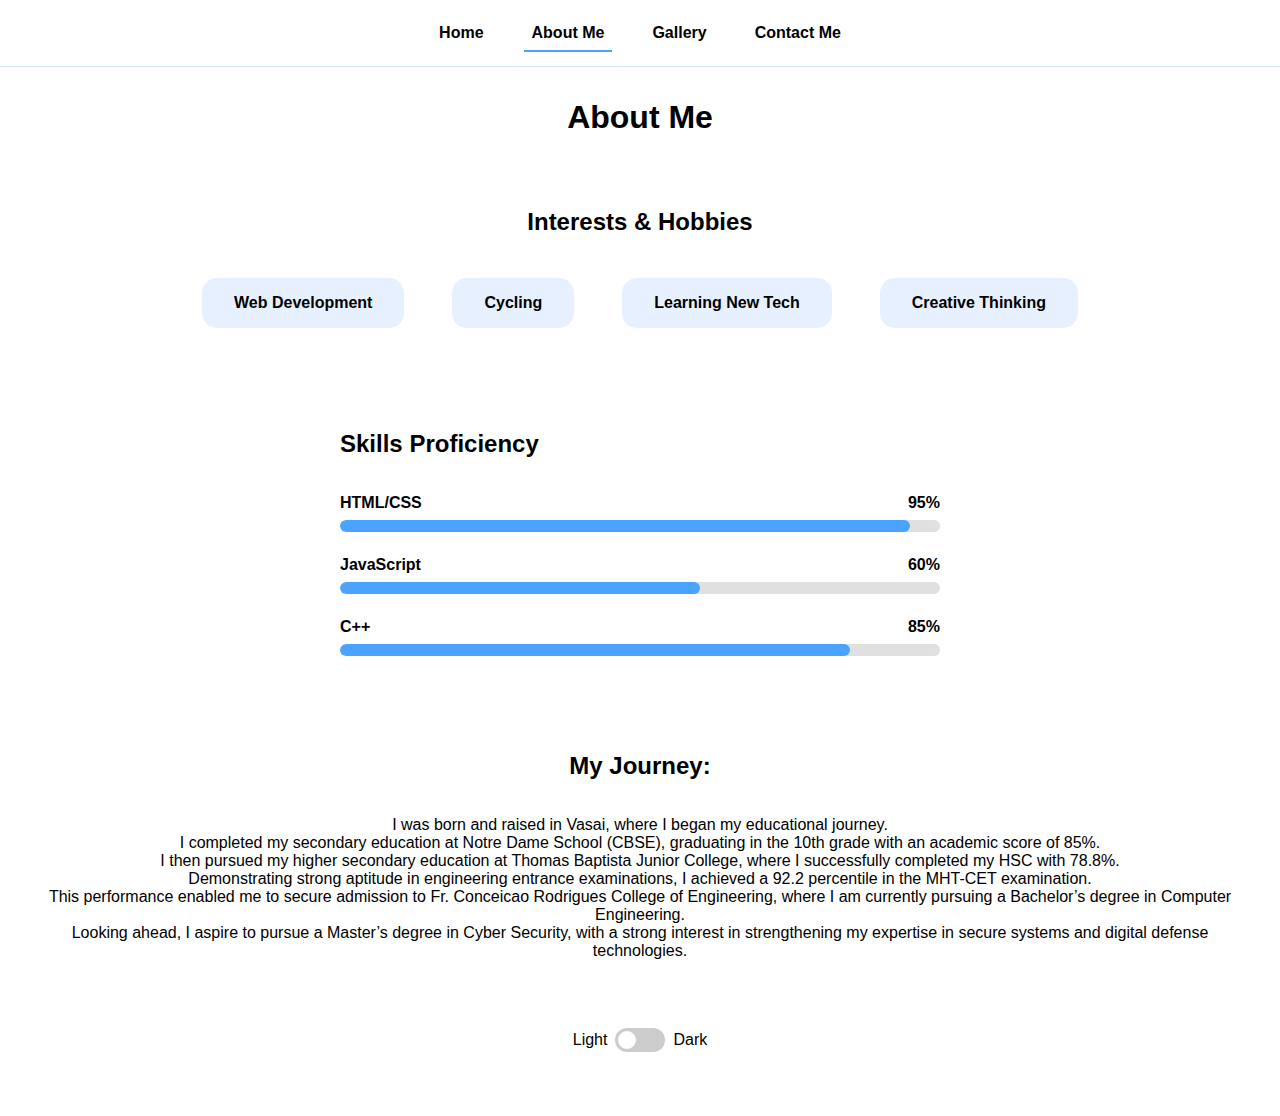
<file: about.html>
<!DOCTYPE html>
<html lang="en">
<head>
    <meta charset="UTF-8">
    <meta name="viewport" content="width=device-width, initial-scale=1.0">
    <title>About Me</title>
    <link rel="stylesheet" href="style.css">
</head>
<body>
    <header>
        <nav class="navbar">
            <a href="index.html" class="nav-link">Home</a>
            <a href="about.html" class="nav-link active">About Me</a>
            <a href="gallery.html" class="nav-link">Gallery</a>
            <a href="contact.html" class="nav-link">Contact Me</a>
        </nav>
    </header>

    <main class="center-content">
        <section class="about-section">
            <h1>About Me</h1>
            <br><br><br><br>            
            <h2>Interests & Hobbies</h2>
            <br>
            <div class="hobbies-container">
                <div class="hobby-box">Web Development</div>
                <br>
                <div class="hobby-box">Cycling</div>
                <br>
                <div class="hobby-box">Learning New Tech</div>
                <br>
                <div class="hobby-box">Creative Thinking</div>
            </div>

    
<center>
<br><br><br>
            <div class="skills-section">
                <h2>Skills Proficiency</h2><br><br>
                <div class="skills-container">
                    <div class="skill-wrapper">
                        <div class="skill-info"><span>HTML/CSS</span><span>95%</span></div>
                        <div class="bar-track"><div class="bar-fill" data-percent="95"></div></div>
                    </div>
                    <div class="skill-wrapper">
                        <div class="skill-info"><span>JavaScript</span><span>60%</span></div>
                        <div class="bar-track"><div class="bar-fill" data-percent="60"></div></div>
                    </div>
                     <div class="skill-wrapper">
                        <div class="skill-info"><span>C++</span><span>85%</span></div>
                        <div class="bar-track"><div class="bar-fill" data-percent="85"></div></div>
                    </div>
                </div>
            </div>
        </section>
        <br><br><br><br>
    </center>
<center>
        <h2>My Journey:</h2><br><br>
</center>
<p>I was born and raised in Vasai, where I began my educational journey.<br>

I completed my secondary education at Notre Dame School (CBSE), graduating in the 10th grade with an academic score of 85%.<br>

I then pursued my higher secondary education at Thomas Baptista Junior College, where I successfully completed my HSC with 78.8%.<br>

Demonstrating strong aptitude in engineering entrance examinations, I achieved a 92.2 percentile in the MHT-CET examination.<br>

This performance enabled me to secure admission to Fr. Conceicao Rodrigues College of Engineering, where I am currently pursuing a Bachelor’s degree in Computer Engineering.<br>

Looking ahead, I aspire to pursue a Master’s degree in Cyber Security, with a strong interest in strengthening my expertise in secure systems and digital defense technologies.<br><br><br></p>
        <div class="toggle-container">
            <span>Light</span>
            <label class="switch"><input type="checkbox" id="theme-toggle"><span class="slider"></span></label>
            <span>Dark</span>
        </div>

    </main>

    <script src="script.js"></script>
</body>
</html>
</file>
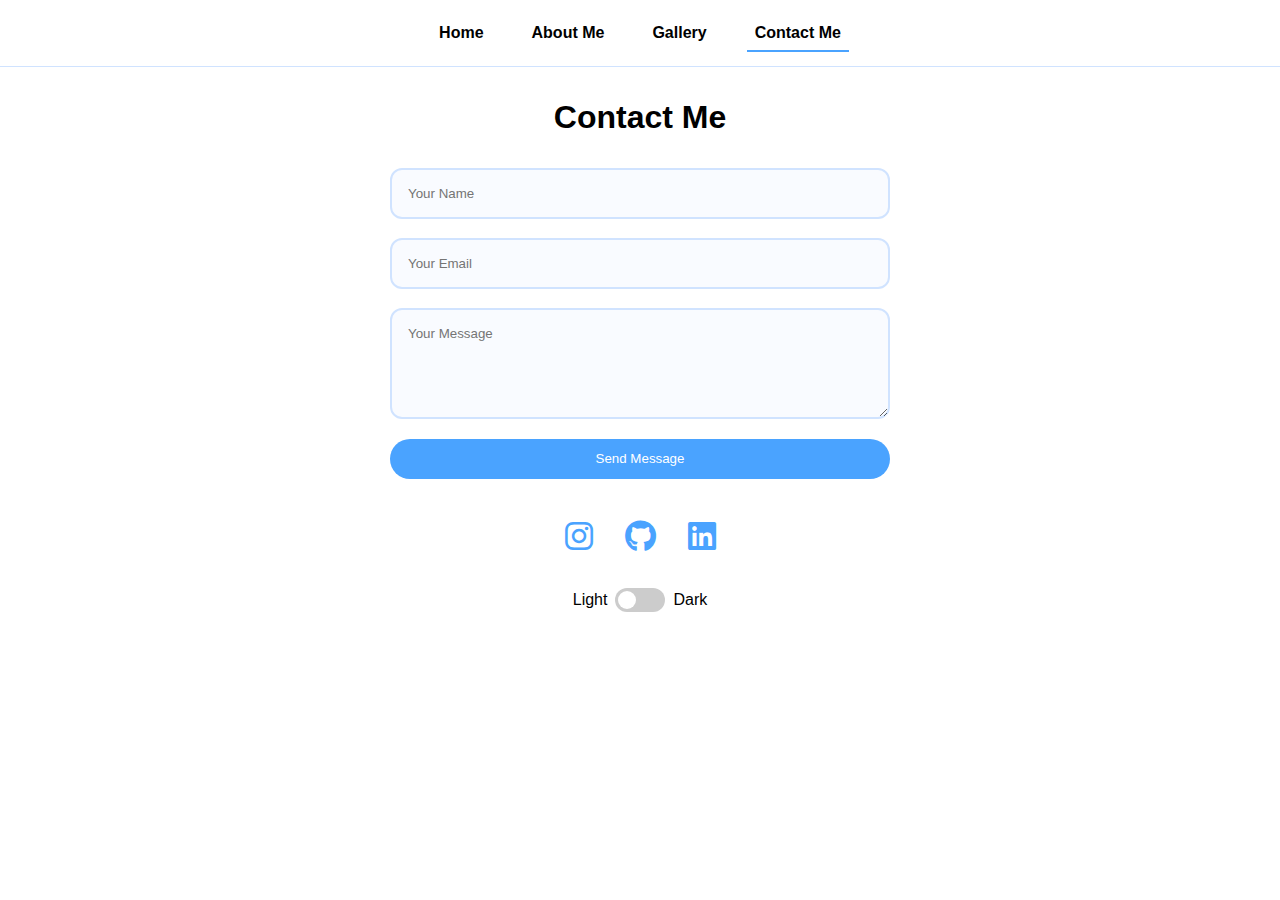
<file: contact.html>
<!DOCTYPE html>
<html lang="en">
<head>
    <meta charset="UTF-8">
    <meta name="viewport" content="width=device-width, initial-scale=1.0">
    <title>Contact Me</title>
    <link rel="stylesheet" href="style.css">
    <link rel="stylesheet" href="https://cdnjs.cloudflare.com/ajax/libs/font-awesome/6.4.0/css/all.min.css">
</head>
<body>
    <header>
        <nav class="navbar">
            <a href="index.html" class="nav-link">Home</a>
            <a href="about.html" class="nav-link">About Me</a>
            <a href="gallery.html" class="nav-link">Gallery</a>
            <a href="contact.html" class="nav-link active">Contact Me</a>
        </nav>
    </header>

    <main class="center-content">
        <h1>Contact Me</h1>
        <form id="contact-form">
            <input type="text" placeholder="Your Name" required>
            <input type="email" placeholder="Your Email" required>
            <textarea placeholder="Your Message" rows="5" required></textarea>
            <button type="submit" class="btn">Send Message</button>
        </form>

        <div class="social-links">
            <a href="https://www.instagram.com/albion_dias45?igsh=a2Z3OG5ram4xOWtj" target="_blank" class="social-icon"><i class="fab fa-instagram"></i></a>
            <a href="https://github.com/SniperShipping45" target="_blank" class="social-icon"><i class="fab fa-github"></i></a>
            <a href="https://www.linkedin.com/in/albion-dias-5079853a0/" target="_blank" class="social-icon"><i class="fab fa-linkedin"></i></a>
        </div>

        <div class="toggle-container">
            <span>Light</span>
            <label class="switch"><input type="checkbox" id="theme-toggle"><span class="slider"></span></label>
            <span>Dark</span>
        </div>
    </main>
    <script src="script.js"></script>
</body>
</html>
</file>
<file: style.css>
/* Reset & base */
* {
    margin: 0;
    padding: 0;
    box-sizing: border-box;
}
body {
    font-family: 'Arial', sans-serif;
    transition: background-color 0.5s, color 0.5s;
    background-color: #ffffff;
    color: #000000;
}
.center-content {
    display: flex;
    flex-direction: column;
    justify-content: center;
    align-items: center;
    text-align: center;
    padding: 2rem;
}

/* Navbar */
.navbar {
    display: flex;
    justify-content: center;
    gap: 2rem;
    padding: 1rem;
    border-bottom: 1px solid #d0e3ff;
    background-color: inherit;
}
.navbar a {
    text-decoration: none;
    font-weight: bold;
    color: inherit;
    padding: 0.5rem;
    position: relative;
}
.navbar a.active::after {
    content: '';
    position: absolute;
    width: 100%;
    height: 2px;
    background-color: #4aa3ff;
    bottom: -2px;
    left: 0;
}

/* Hero section (Home) */
#hero {
    display: flex;
    justify-content: center;
    align-items: center;
    height: 90vh;
    background-color: #e0f0ff;
    color: #0a0a0a;
    position: relative;
}
.btn {
    background-color: #4aa3ff;
    color: white;
    padding: 0.8rem 2rem;
    border: none;
    border-radius: 25px;
    cursor: pointer;
    transition: transform 0.3s;
    text-decoration: none;
    display: inline-block;
}
.btn:hover { transform: scale(1.05); }

/* Hobby Boxes (Enlarge & Change Color) */
.hobbies-container {
    display: flex;
    flex-wrap: wrap;
    justify-content: center;
    gap: 1.5rem;
    margin-top: 1.5rem;
}
.hobby-box {
    background-color: #e6f0ff;
    padding: 1rem 2rem;
    border-radius: 15px;
    font-weight: bold;
    transition: all 0.4s ease;
    cursor: default;
}
.hobby-box:hover {
    transform: scale(1.15);
    background-color: #4aa3ff;
    color: #ffffff;
}

/* Skills Bar Graph (About) */
.skills-section { width: 100%; max-width: 600px; margin-top: 3rem; text-align: left; }
.skill-wrapper { margin-bottom: 1.5rem; }
.skill-info { display: flex; justify-content: space-between; margin-bottom: 0.5rem; font-weight: bold; }
.bar-track { width: 100%; height: 12px; background-color: #e0e0e0; border-radius: 10px; overflow: hidden; }
.bar-fill { height: 100%; width: 0; background-color: #4aa3ff; border-radius: 10px; transition: width 2s cubic-bezier(0.17, 0.67, 0.83, 0.67); }

/* Contact Form & Social Icons */
#contact-form { display: flex; flex-direction: column; gap: 1.2rem; width: 100%; max-width: 500px; margin-top: 2rem; }
#contact-form input, #contact-form textarea {
    padding: 1rem; border-radius: 12px; border: 2px solid #d0e3ff; width: 100%; font-family: inherit;
    transition: all 0.3s ease; background-color: #f9fbff;
}
#contact-form input:focus, #contact-form textarea:focus { border-color: #4aa3ff; outline: none; background-color: #fff; }
.social-links { display: flex; justify-content: center; gap: 2rem; margin-top: 2.5rem; }
.social-icon { font-size: 2rem; color: #4aa3ff; transition: transform 0.3s, color 0.3s; text-decoration: none; }
.social-icon:hover { transform: translateY(-5px) scale(1.2); color: #007bff; }

/* Light/Dark Toggle */
.toggle-container { display: flex; justify-content: center; align-items: center; gap: 0.5rem; margin: 2rem; }
.switch { position: relative; display: inline-block; width: 50px; height: 24px; }
.switch input { opacity: 0; width: 0; height: 0; }
.slider { position: absolute; cursor: pointer; top: 0; left: 0; right: 0; bottom: 0; background-color: #ccc; transition: 0.4s; border-radius: 24px; }
.slider:before { position: absolute; content: ""; height: 18px; width: 18px; left: 3px; bottom: 3px; background-color: white; transition: 0.4s; border-radius: 50%; }
input:checked + .slider { background-color: #4aa3ff; }
input:checked + .slider:before { transform: translateX(26px); }

/* Preloader */
.preloader { position: fixed; top: 0; left: 0; right: 0; bottom: 0; background-color: #e0f0ff; display: flex; justify-content: center; align-items: center; z-index: 9999; }

/* Dark Mode Overrides */
body.dark-mode { background-color: #0d1117; color: #ffffff; }
body.dark-mode #hero { background-color: #0d1117; color: #ffffff; }
body.dark-mode .hobby-box { background-color: #1a1f2b; color: #fff; }
body.dark-mode .bar-track { background-color: #333; }
body.dark-mode #contact-form input, body.dark-mode #contact-form textarea { background-color: #1a1f2b; border-color: #333; color: #fff; }

/* ===============================
   SIMPLE HOVER GALLERY EFFECT
   Safe – gallery only
================================ */

.gallery-wrapper {
    display: flex;
    gap: 1rem;
    margin-top: 2.5rem;
    width: 100%;
    max-width: 1100px;
}

.slit {
    flex: 1;
    height: 260px;
    background-size: cover;
    background-position: center;
    border-radius: 18px;
    position: relative;
    transition: 
        transform 0.4s ease,
        box-shadow 0.4s ease;
    cursor: pointer;
}

/* Hover enlarge + blue glow */
.slit:hover {
    transform: scale(1.12);
    z-index: 5;
    box-shadow: 
        0 0 25px rgba(74, 163, 255, 0.8),
        0 0 50px rgba(74, 163, 255, 0.5);
}

/* Label overlay */
.slit-label {
    position: absolute;
    bottom: 0;
    width: 100%;
    padding: 0.8rem;
    background: rgba(0, 0, 0, 0.55);
    color: #ffffff;
    font-weight: bold;
    border-bottom-left-radius: 18px;
    border-bottom-right-radius: 18px;
    opacity: 0;
    transition: opacity 0.3s ease;
}

.slit:hover .slit-label {
    opacity: 1;
}

/* Dark mode glow adjustment */
body.dark-mode .slit:hover {
    box-shadow:
        0 0 30px rgba(74, 163, 255, 1),
        0 0 60px rgba(74, 163, 255, 0.6);
}

/* Mobile fix */
@media (max-width: 768px) {
    .gallery-wrapper {
        flex-direction: column;
    }
    .slit {
        height: 220px;
    }
}


/* ==================================================
   RESPONSIVE DESIGN FIXES (SAFE)
================================================== */

/* -------- NAVBAR (Mobile) -------- */
@media (max-width: 768px) {
  .navbar {
    flex-wrap: wrap;
    gap: 1rem;
  }

  .navbar a {
    font-size: 0.95rem;
  }
}

/* -------- HERO SECTION -------- */
@media (max-width: 768px) {
  #hero {
    height: 70vh;
    padding: 2rem 1rem;
  }

  .hero-content h1 {
    font-size: 2rem;
  }

  .hero-content p {
    font-size: 1rem;
  }
}

/* -------- CENTER CONTENT -------- */
@media (max-width: 768px) {
  .center-content {
    padding: 1.5rem 1rem;
  }
}

/* -------- ABOUT PAGE -------- */
@media (max-width: 768px) {
  .hobbies-container {
    flex-direction: column;
    gap: 1rem;
  }

  .hobby-box {
    width: 100%;
    max-width: 300px;
  }

  .skills-section {
    width: 100%;
  }
}

/* -------- CONTACT PAGE -------- */
@media (max-width: 768px) {
  #contact-form {
    width: 100%;
  }

  .social-links {
    gap: 1.5rem;
  }

  .social-icon {
    font-size: 1.6rem;
  }
}

/* -------- GALLERY PAGE -------- */
@media (max-width: 768px) {
  .gallery-wrapper {
    flex-direction: column;
    align-items: center;
  }

  .slit {
    width: 100%;
    max-width: 320px;
    height: 200px;
  }
}

/* -------- REMOVE SCALE OVERFLOW ON MOBILE -------- */
@media (max-width: 768px) {
  .slit:hover,
  .hobby-box:hover {
    transform: scale(1.05);
  }
}

/* -------- SMALL DEVICES -------- */
@media (max-width: 480px) {
  .hero-content h1 {
    font-size: 1.7rem;
  }

  .btn {
    padding: 0.7rem 1.5rem;
  }

  .toggle-container {
    flex-direction: column;
  }
}
</file>
